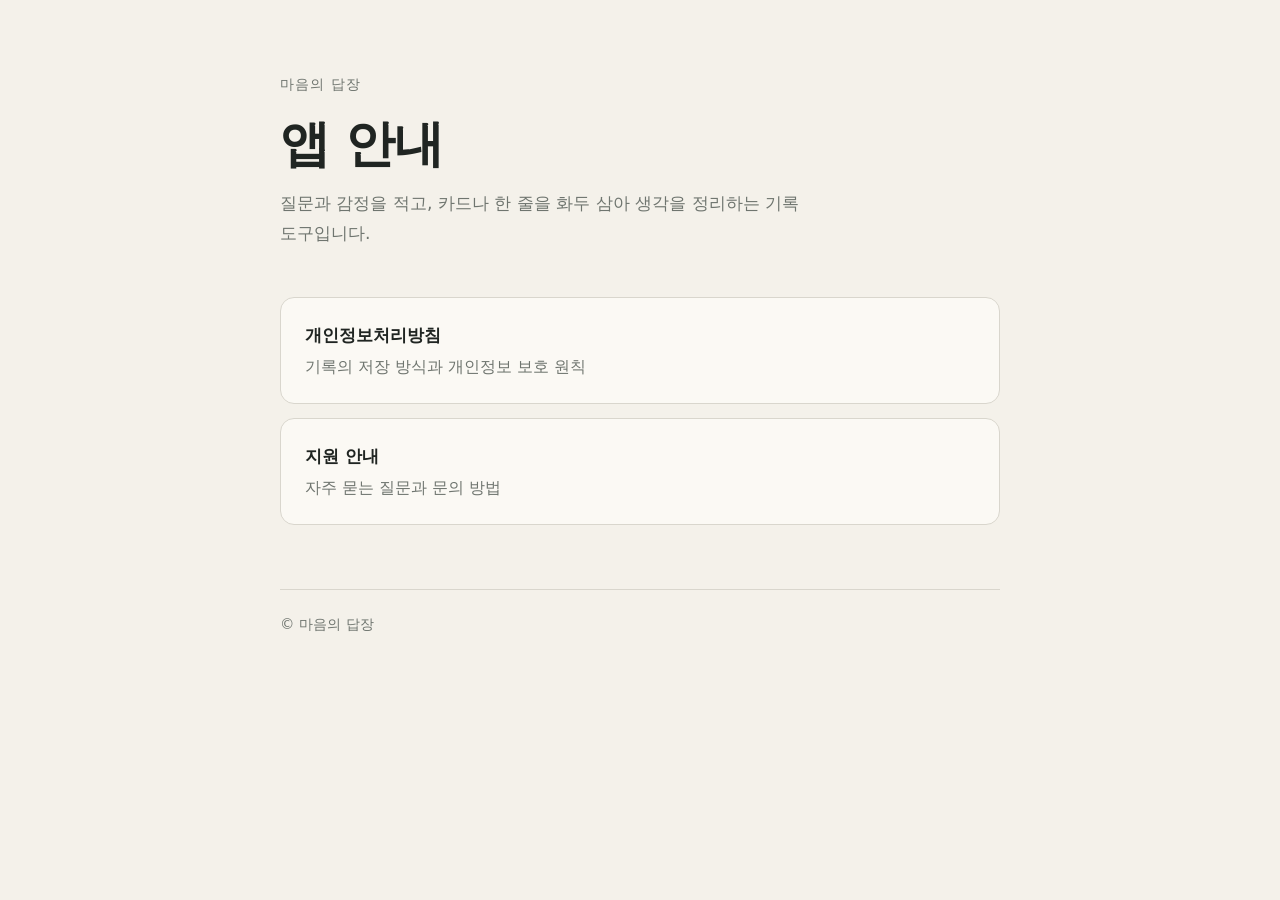
<file: index.html>
<!doctype html>
<html lang="ko">
  <head>
    <meta charset="utf-8" />
    <meta name="viewport" content="width=device-width, initial-scale=1" />
    <meta
      name="description"
      content="마음의 답장 감정 저널 앱의 개인정보처리방침과 지원 안내입니다."
    />
    <title>마음의 답장 — 안내</title>
    <link rel="stylesheet" href="./styles.css" />
  </head>
  <body>
    <main>
      <header>
        <p class="eyebrow">마음의 답장</p>
        <h1>앱 안내</h1>
        <p class="intro">
          질문과 감정을 적고, 카드나 한 줄을 화두 삼아 생각을 정리하는
          기록 도구입니다.
        </p>
      </header>

      <div class="links">
        <a class="link-card" href="./privacy.html">
          <strong>개인정보처리방침</strong>
          <span>기록의 저장 방식과 개인정보 보호 원칙</span>
        </a>
        <a class="link-card" href="./support.html">
          <strong>지원 안내</strong>
          <span>자주 묻는 질문과 문의 방법</span>
        </a>
      </div>

      <footer>© 마음의 답장</footer>
    </main>
  </body>
</html>
</file>
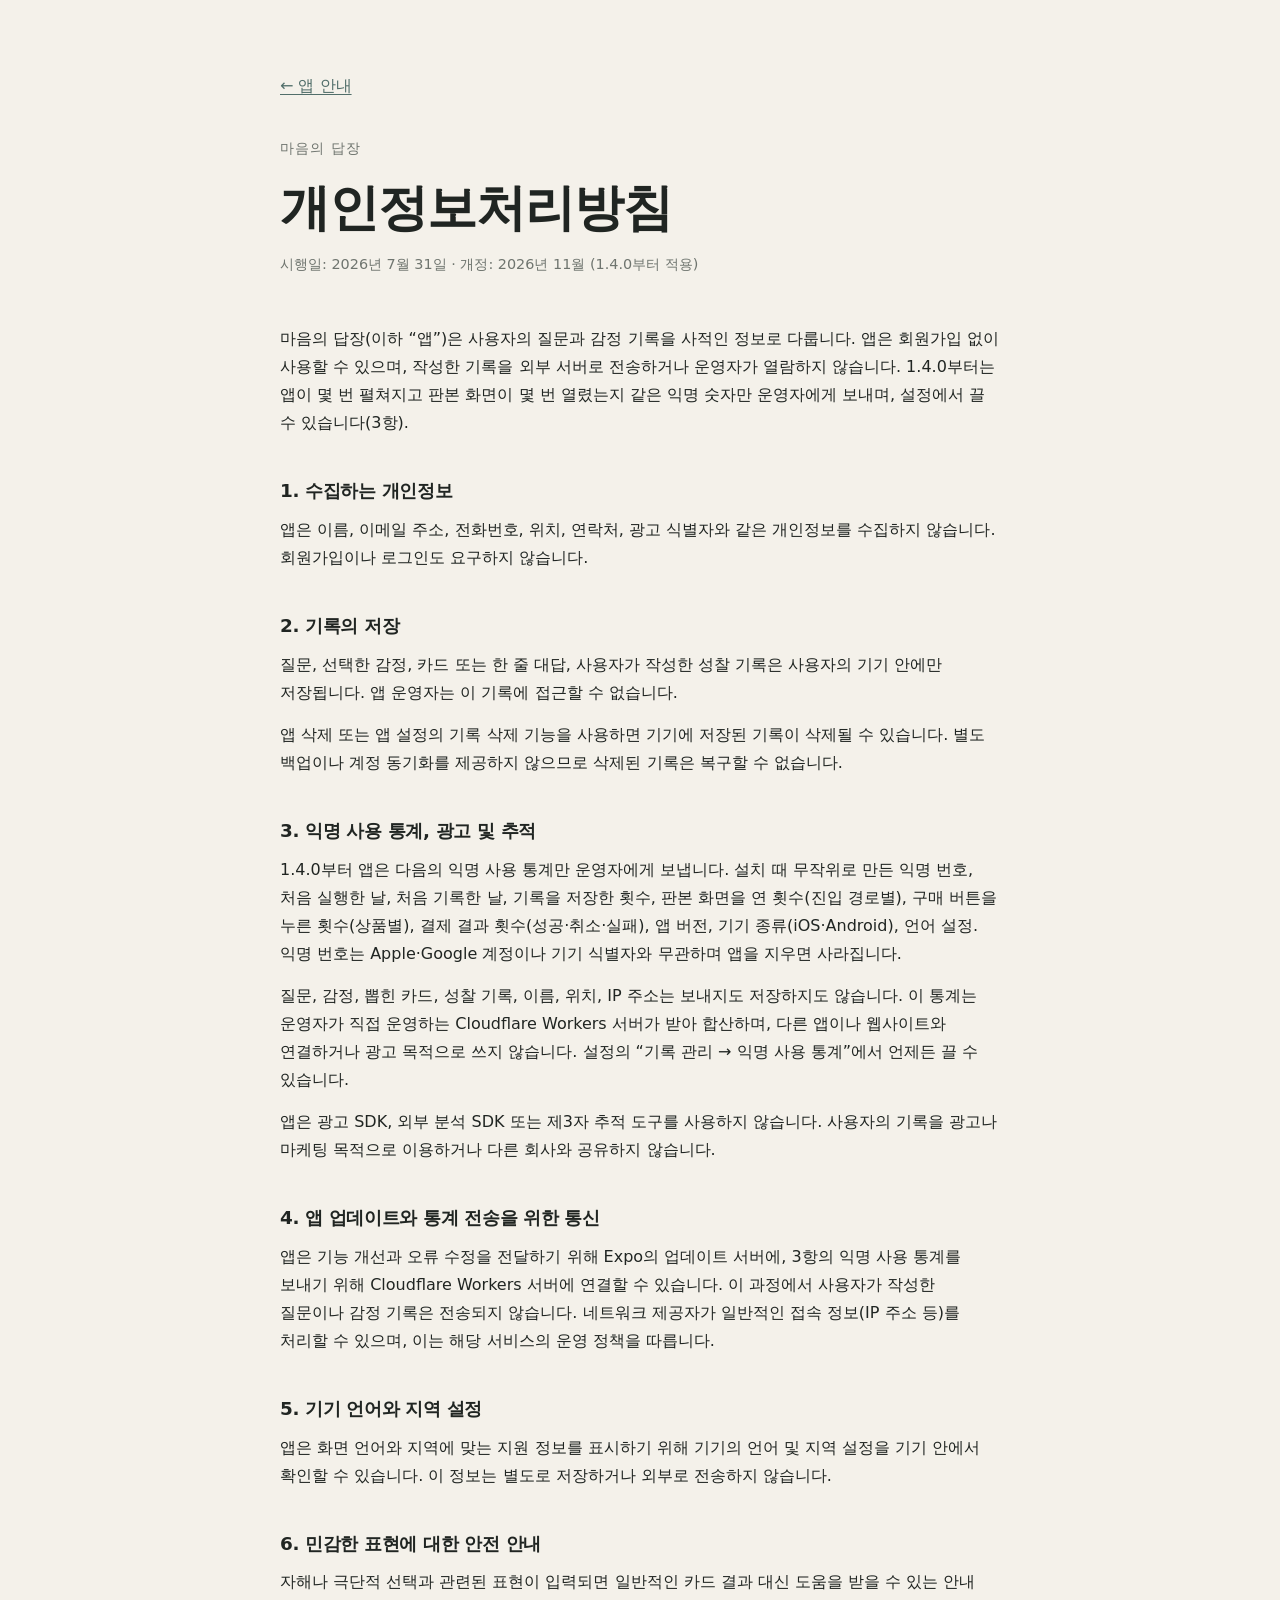
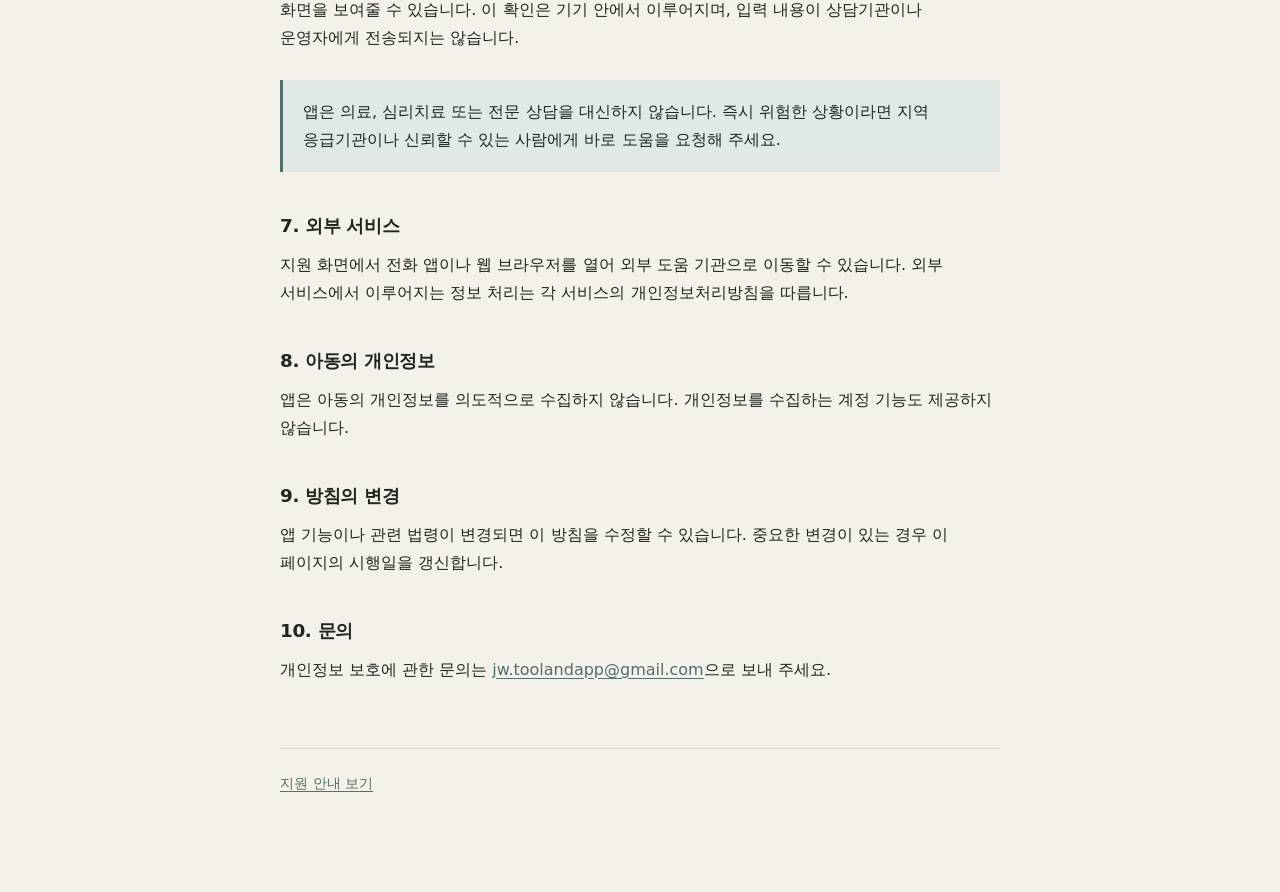
<file: privacy.html>
<!doctype html>
<html lang="ko">
  <head>
    <meta charset="utf-8" />
    <meta name="viewport" content="width=device-width, initial-scale=1" />
    <meta
      name="description"
      content="마음의 답장 감정 저널 앱 개인정보처리방침"
    />
    <title>개인정보처리방침 — 마음의 답장</title>
    <link rel="stylesheet" href="./styles.css" />
  </head>
  <body>
    <main>
      <nav><a href="./index.html">← 앱 안내</a></nav>
      <header>
        <p class="eyebrow">마음의 답장</p>
        <h1>개인정보처리방침</h1>
        <p class="updated">시행일: 2026년 7월 31일 · 개정: 2026년 11월 (1.4.0부터 적용)</p>
      </header>

      <p>
        마음의 답장(이하 “앱”)은 사용자의 질문과 감정 기록을 사적인
        정보로 다룹니다. 앱은 회원가입 없이 사용할 수 있으며, 작성한 기록을
        외부 서버로 전송하거나 운영자가 열람하지 않습니다. 1.4.0부터는 앱이
        몇 번 펼쳐지고 판본 화면이 몇 번 열렸는지 같은 익명 숫자만
        운영자에게 보내며, 설정에서 끌 수 있습니다(3항).
      </p>

      <h2>1. 수집하는 개인정보</h2>
      <p>
        앱은 이름, 이메일 주소, 전화번호, 위치, 연락처, 광고 식별자와 같은
        개인정보를 수집하지 않습니다. 회원가입이나 로그인도 요구하지
        않습니다.
      </p>

      <h2>2. 기록의 저장</h2>
      <p>
        질문, 선택한 감정, 카드 또는 한 줄 대답, 사용자가 작성한 성찰 기록은
        사용자의 기기 안에만 저장됩니다. 앱 운영자는 이 기록에 접근할 수
        없습니다.
      </p>
      <p>
        앱 삭제 또는 앱 설정의 기록 삭제 기능을 사용하면 기기에 저장된
        기록이 삭제될 수 있습니다. 별도 백업이나 계정 동기화를 제공하지
        않으므로 삭제된 기록은 복구할 수 없습니다.
      </p>

      <h2>3. 익명 사용 통계, 광고 및 추적</h2>
      <p>
        1.4.0부터 앱은 다음의 익명 사용 통계만 운영자에게 보냅니다. 설치 때
        무작위로 만든 익명 번호, 처음 실행한 날, 처음 기록한 날, 기록을
        저장한 횟수, 판본 화면을 연 횟수(진입 경로별), 구매 버튼을 누른
        횟수(상품별), 결제 결과 횟수(성공·취소·실패), 앱 버전, 기기
        종류(iOS·Android), 언어 설정. 익명 번호는 Apple·Google 계정이나 기기
        식별자와 무관하며 앱을 지우면 사라집니다.
      </p>
      <p>
        질문, 감정, 뽑힌 카드, 성찰 기록, 이름, 위치, IP 주소는 보내지도
        저장하지도 않습니다. 이 통계는 운영자가 직접 운영하는 Cloudflare
        Workers 서버가 받아 합산하며, 다른 앱이나 웹사이트와 연결하거나
        광고 목적으로 쓰지 않습니다. 설정의 “기록 관리 → 익명 사용 통계”에서
        언제든 끌 수 있습니다.
      </p>
      <p>
        앱은 광고 SDK, 외부 분석 SDK 또는 제3자 추적 도구를 사용하지
        않습니다. 사용자의 기록을 광고나 마케팅 목적으로 이용하거나 다른
        회사와 공유하지 않습니다.
      </p>

      <h2>4. 앱 업데이트와 통계 전송을 위한 통신</h2>
      <p>
        앱은 기능 개선과 오류 수정을 전달하기 위해 Expo의 업데이트 서버에,
        3항의 익명 사용 통계를 보내기 위해 Cloudflare Workers 서버에 연결할
        수 있습니다. 이 과정에서 사용자가 작성한 질문이나 감정 기록은
        전송되지 않습니다. 네트워크 제공자가 일반적인 접속 정보(IP 주소 등)를
        처리할 수 있으며, 이는 해당 서비스의 운영 정책을 따릅니다.
      </p>

      <h2>5. 기기 언어와 지역 설정</h2>
      <p>
        앱은 화면 언어와 지역에 맞는 지원 정보를 표시하기 위해 기기의 언어 및
        지역 설정을 기기 안에서 확인할 수 있습니다. 이 정보는 별도로 저장하거나
        외부로 전송하지 않습니다.
      </p>

      <h2>6. 민감한 표현에 대한 안전 안내</h2>
      <p>
        자해나 극단적 선택과 관련된 표현이 입력되면 일반적인 카드 결과 대신
        도움을 받을 수 있는 안내 화면을 보여줄 수 있습니다. 이 확인은 기기
        안에서 이루어지며, 입력 내용이 상담기관이나 운영자에게 전송되지는
        않습니다.
      </p>

      <div class="notice">
        앱은 의료, 심리치료 또는 전문 상담을 대신하지 않습니다. 즉시 위험한
        상황이라면 지역 응급기관이나 신뢰할 수 있는 사람에게 바로 도움을
        요청해 주세요.
      </div>

      <h2>7. 외부 서비스</h2>
      <p>
        지원 화면에서 전화 앱이나 웹 브라우저를 열어 외부 도움 기관으로
        이동할 수 있습니다. 외부 서비스에서 이루어지는 정보 처리는 각
        서비스의 개인정보처리방침을 따릅니다.
      </p>

      <h2>8. 아동의 개인정보</h2>
      <p>
        앱은 아동의 개인정보를 의도적으로 수집하지 않습니다. 개인정보를
        수집하는 계정 기능도 제공하지 않습니다.
      </p>

      <h2>9. 방침의 변경</h2>
      <p>
        앱 기능이나 관련 법령이 변경되면 이 방침을 수정할 수 있습니다. 중요한
        변경이 있는 경우 이 페이지의 시행일을 갱신합니다.
      </p>

      <h2>10. 문의</h2>
      <p>
        개인정보 보호에 관한 문의는
        <a href="mailto:jw.toolandapp@gmail.com">jw.toolandapp@gmail.com</a>으로
        보내 주세요.
      </p>

      <footer><a href="./support.html">지원 안내 보기</a></footer>
    </main>
  </body>
</html>
</file>
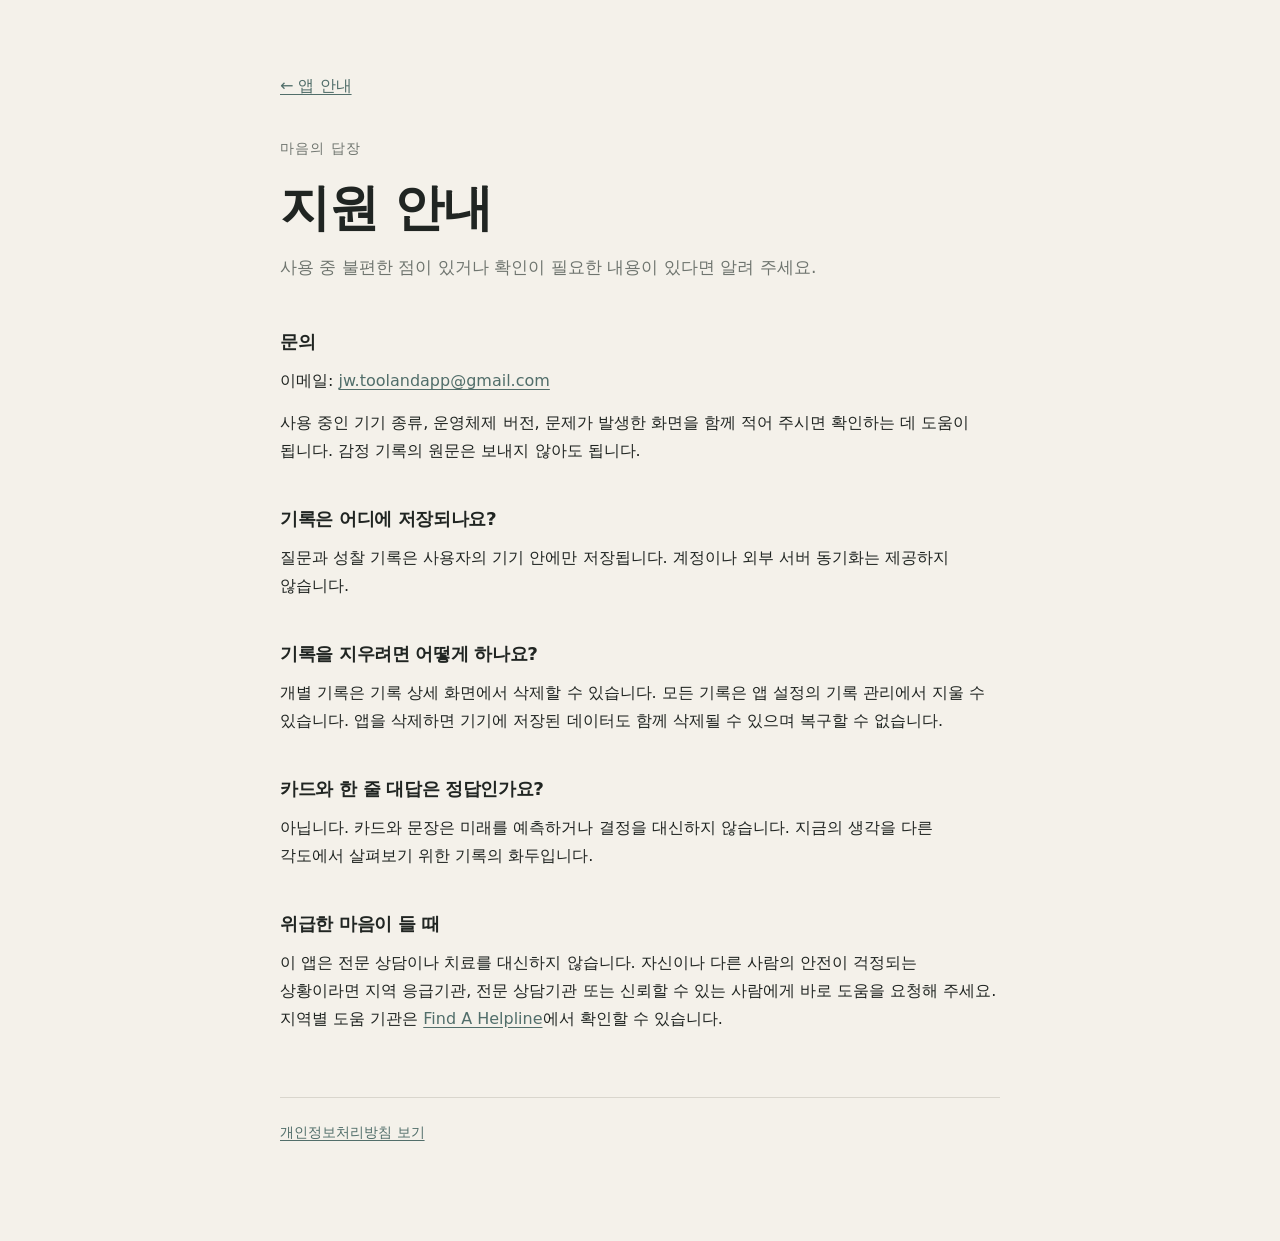
<file: support.html>
<!doctype html>
<html lang="ko">
  <head>
    <meta charset="utf-8" />
    <meta name="viewport" content="width=device-width, initial-scale=1" />
    <meta name="description" content="마음의 답장 감정 저널 앱 지원 안내" />
    <title>지원 안내 — 마음의 답장</title>
    <link rel="stylesheet" href="./styles.css" />
  </head>
  <body>
    <main>
      <nav><a href="./index.html">← 앱 안내</a></nav>
      <header>
        <p class="eyebrow">마음의 답장</p>
        <h1>지원 안내</h1>
        <p class="intro">
          사용 중 불편한 점이 있거나 확인이 필요한 내용이 있다면 알려 주세요.
        </p>
      </header>

      <h2>문의</h2>
      <p>
        이메일:
        <a href="mailto:jw.toolandapp@gmail.com">jw.toolandapp@gmail.com</a>
      </p>
      <p>
        사용 중인 기기 종류, 운영체제 버전, 문제가 발생한 화면을 함께 적어
        주시면 확인하는 데 도움이 됩니다. 감정 기록의 원문은 보내지 않아도
        됩니다.
      </p>

      <h2>기록은 어디에 저장되나요?</h2>
      <p>
        질문과 성찰 기록은 사용자의 기기 안에만 저장됩니다. 계정이나 외부 서버
        동기화는 제공하지 않습니다.
      </p>

      <h2>기록을 지우려면 어떻게 하나요?</h2>
      <p>
        개별 기록은 기록 상세 화면에서 삭제할 수 있습니다. 모든 기록은 앱
        설정의 기록 관리에서 지울 수 있습니다. 앱을 삭제하면 기기에 저장된
        데이터도 함께 삭제될 수 있으며 복구할 수 없습니다.
      </p>

      <h2>카드와 한 줄 대답은 정답인가요?</h2>
      <p>
        아닙니다. 카드와 문장은 미래를 예측하거나 결정을 대신하지 않습니다.
        지금의 생각을 다른 각도에서 살펴보기 위한 기록의 화두입니다.
      </p>

      <h2>위급한 마음이 들 때</h2>
      <p>
        이 앱은 전문 상담이나 치료를 대신하지 않습니다. 자신이나 다른 사람의
        안전이 걱정되는 상황이라면 지역 응급기관, 전문 상담기관 또는 신뢰할 수
        있는 사람에게 바로 도움을 요청해 주세요. 지역별 도움 기관은
        <a href="https://findahelpline.com/" rel="noopener noreferrer"
          >Find A Helpline</a
        >에서 확인할 수 있습니다.
      </p>

      <footer><a href="./privacy.html">개인정보처리방침 보기</a></footer>
    </main>
  </body>
</html>
</file>
<file: styles.css>
:root {
  color-scheme: light dark;
  --paper: #f4f1ea;
  --paper-raised: #fbf9f4;
  --ink: #202522;
  --muted: #6f756f;
  --line: #d9d6cd;
  --accent: #516e6a;
  --accent-soft: #e1e9e6;
}

@media (prefers-color-scheme: dark) {
  :root {
    --paper: #111619;
    --paper-raised: #171e21;
    --ink: #edf0eb;
    --muted: #a8b0aa;
    --line: #313a3b;
    --accent: #9dc7c0;
    --accent-soft: #22302f;
  }
}

* {
  box-sizing: border-box;
}

html {
  font-family:
    "Noto Serif KR", "Apple SD Gothic Neo", "Malgun Gothic", system-ui,
    sans-serif;
  background: var(--paper);
  color: var(--ink);
  line-height: 1.75;
  word-break: keep-all;
}

body {
  margin: 0;
}

main {
  width: min(720px, calc(100% - 40px));
  margin: 0 auto;
  padding: 72px 0 96px;
}

header {
  margin-bottom: 48px;
}

h1,
h2 {
  line-height: 1.35;
  letter-spacing: -0.02em;
}

h1 {
  margin: 0 0 10px;
  font-size: clamp(2rem, 7vw, 3.1rem);
  font-weight: 600;
}

h2 {
  margin: 42px 0 12px;
  font-size: 1.15rem;
  font-weight: 600;
}

p,
li {
  font-size: 1rem;
}

p {
  margin: 0 0 14px;
}

ul {
  margin: 12px 0;
  padding-left: 22px;
}

a {
  color: var(--accent);
  text-underline-offset: 3px;
}

.eyebrow,
.updated {
  color: var(--muted);
  font-size: 0.9rem;
}

.eyebrow {
  margin-bottom: 14px;
  letter-spacing: 0.08em;
}

.intro {
  max-width: 38rem;
  color: var(--muted);
  font-size: 1.08rem;
}

.links {
  display: grid;
  gap: 14px;
  margin-top: 38px;
}

.link-card {
  display: block;
  padding: 22px 24px;
  border: 1px solid var(--line);
  border-radius: 14px;
  background: var(--paper-raised);
  color: inherit;
  text-decoration: none;
}

.link-card strong {
  display: block;
  margin-bottom: 3px;
  font-size: 1.08rem;
}

.link-card span {
  color: var(--muted);
}

.notice {
  margin: 28px 0;
  padding: 18px 20px;
  border-left: 3px solid var(--accent);
  background: var(--accent-soft);
}

footer {
  margin-top: 64px;
  padding-top: 22px;
  border-top: 1px solid var(--line);
  color: var(--muted);
  font-size: 0.9rem;
}

nav {
  margin-bottom: 36px;
}

@media (max-width: 520px) {
  main {
    width: min(100% - 32px, 720px);
    padding-top: 48px;
  }
}
</file>
